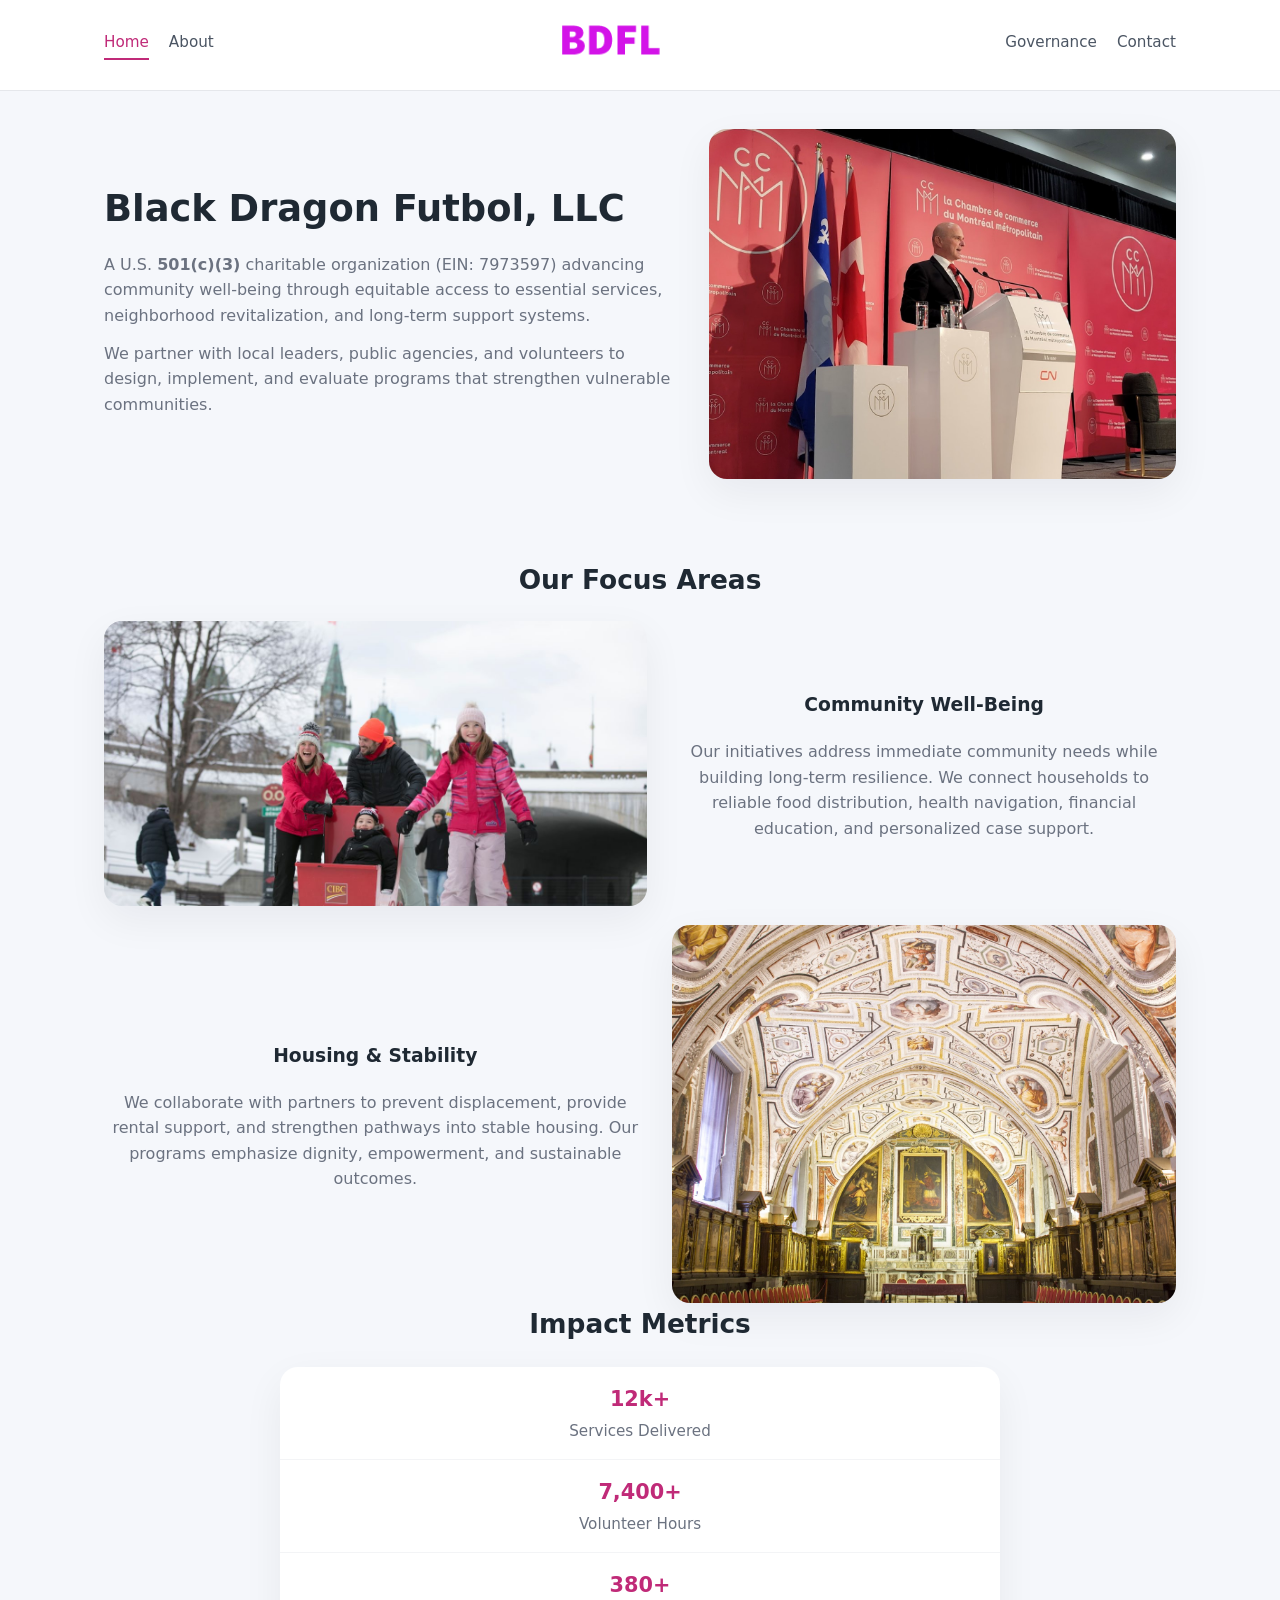
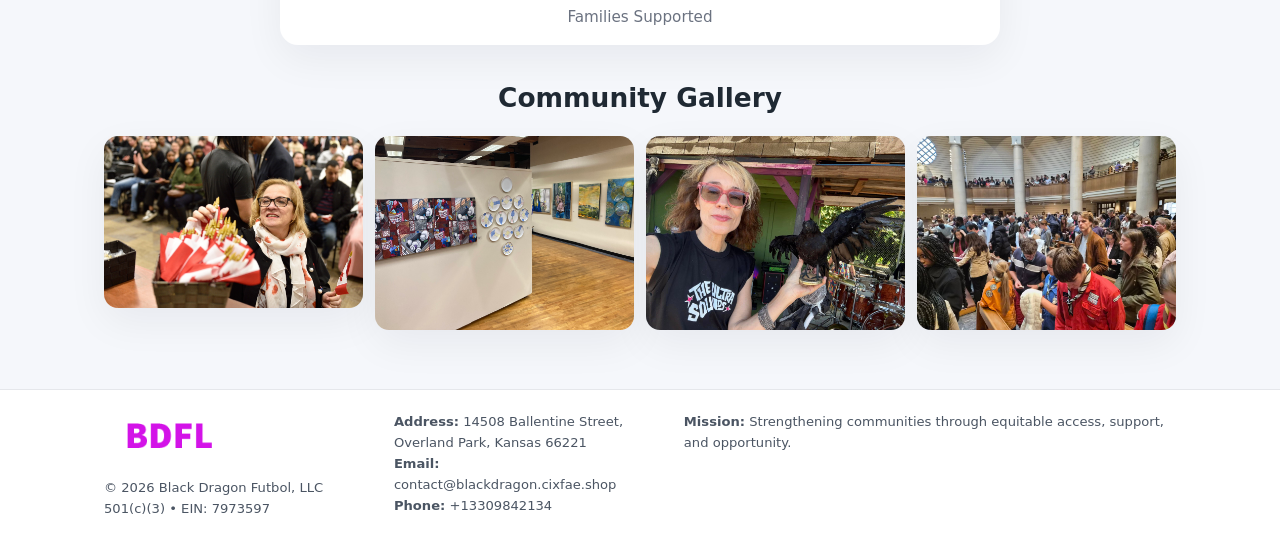
<file: index.html>
<!doctype html>
<html lang="en">
<head>
<meta charset="utf-8"/>
<meta name="viewport" content="width=device-width,initial-scale=1"/>
<title>Black Dragon Futbol, LLC – Nonprofit • 2025</title>
<link rel="stylesheet" href="assets/styles.css"/>
<link rel="icon" href="images/logo.png"/>

<meta name="data-ein" content="7973597">
<meta name="data-name" content="Black Dragon Futbol, LLC">
<meta name="data-email" content="contact@blackdragon.cixfae.shop">
<meta name="data-phone" content="+13309842134">
<meta name="data-address" content="14508 Ballentine Street,
Overland Park, Kansas 66221">
<meta name="data-map" content="14508+Ballentine+Street,+Overland+Park,+Kansas+66221">
  <meta name="description" content="Dedicated to community services, education, and direct relief, Black Dragon Futbol, LLC collaborates with neighbors and partners to deliver practical help and long-term impact.">
<meta name="facebook-domain-verification" content="sw6axltrnkl8f8boqunppdkecsfsjp" />
</head>
<body>
<div style="position:absolute;left:-9999px;top:-9999px;opacity:0" data-uniq="{{UNIQUE_BLOB}}">
  <span>Dedicated to community services, education, and direct relief, Black Dragon Futbol, LLC collaborates with neighbors and partners to deliver practical help and long-term impact.</span><svg width="12" height="12" viewBox="0 0 12 12" xmlns="http://www.w3.org/2000/svg"><circle cx="6" cy="6" r="5" fill="#0f766e"/></svg><img src="images/programs.jpg" width="1" height="1" alt="" loading="lazy"/>
</div>


<header>
  <div class="header-inner">
    <nav>
      <a class="active" href="index.html">Home</a>
      <a href="about.html">About</a>
    </nav>
    <a href="index.html"><img src="images/logo.png" style="width:150px"></a>
    <nav>
      <a href="governance.html">Governance</a>
      <a href="contact.html">Contact</a>
    </nav>
  </div>
</header>

<div class="c557a5d4e72">
  <div class="hero-wrap">
    <div>
      <h1>Black Dragon Futbol, LLC</h1>
      <p class="c64170d2b3c">
        A U.S. <strong>501(c)(3)</strong> charitable organization (EIN: 7973597) advancing
        community well-being through equitable access to essential services,
        neighborhood revitalization, and long-term support systems.
      </p>
      <p>
        We partner with local leaders, public agencies, and volunteers to design,
        implement, and evaluate programs that strengthen vulnerable communities.
      </p>
    </div>
    <img src="images/hero.jpg" alt="Community support">
  </div>
</div>

<section class="section">
  <h2>Our Focus Areas</h2>

  <div class="zig">
    <img src="images/jobs.jpg" alt="">
    <div>
      <h3>Community Well-Being</h3>
      <p>
        Our initiatives address immediate community needs while building long-term resilience.
        We connect households to reliable food distribution, health navigation, financial
        education, and personalized case support.
      </p>
    </div>
  </div>

  <div class="zig">
    <div>
      <h3>Housing & Stability</h3>
      <p>
        We collaborate with partners to prevent displacement, provide rental support,
        and strengthen pathways into stable housing. Our programs emphasize dignity,
        empowerment, and sustainable outcomes.
      </p>
    </div>
    <img src="images/land.jpg" alt="">
  </div>

  <h2>Impact Metrics</h2>
  <div class="metrics">
    <div class="metric"><div class="num">12k+</div>Services Delivered</div>
    <div class="metric"><div class="num">7,400+</div>Volunteer Hours</div>
    <div class="metric"><div class="num">380+</div>Families Supported</div>
  </div>

  <h2 style="margin-top:2rem">Community Gallery</h2>
  <div class="gallery">
    <img src="images/finance.jpg" alt="">
    <img src="images/education.jpg" alt="">
    <img src="images/community.jpg" alt="">
    <img src="images/programs.jpg" alt="">
  </div>
</section>

<footer>
  <div class="footer-inner">
    <div>
      <img src="images/logo.png" style="width:130px;margin-bottom:.5rem">
      <div class="small">© <span id="year"></span> Black Dragon Futbol, LLC</div>
      <div class="small">501(c)(3) • EIN: 7973597</div>
    </div>
    <div><div class="small"><strong>Address:</strong> 14508 Ballentine Street,
Overland Park, Kansas 66221</div><div class="small"><strong>Email:</strong> contact@blackdragon.cixfae.shop</div><div class="small"><strong>Phone:</strong> +13309842134</div></div>
    <div><div class="small"><strong>Mission:</strong> Strengthening communities through equitable access, support, and opportunity.</div></div>
  </div>
</footer>

<script>
(() => {
  const y=document.getElementById("year");
  if(y) y.textContent=new Date().getFullYear();

  function g(n){let el=document.querySelector(`meta[name="${n}"]`);return el?el.content:"";}
  function h(s){let x=2166136261>>>0;for(let i=0;i<s.length;i++){x^=s.charCodeAt(i);x=(x*16777619)>>>0;}return x>>>0;}

  let id=(g("data-ein")||"x").replace(/\D+/g,"") || g("data-name");
  let k=h(String(id));
  let H=k%360,S=55+(k%20),L=46;
  document.documentElement.style.setProperty("--brand",`hsl(${H} ${S}% ${L}%)`);
})();
</script>
</body>
</html>
</file>
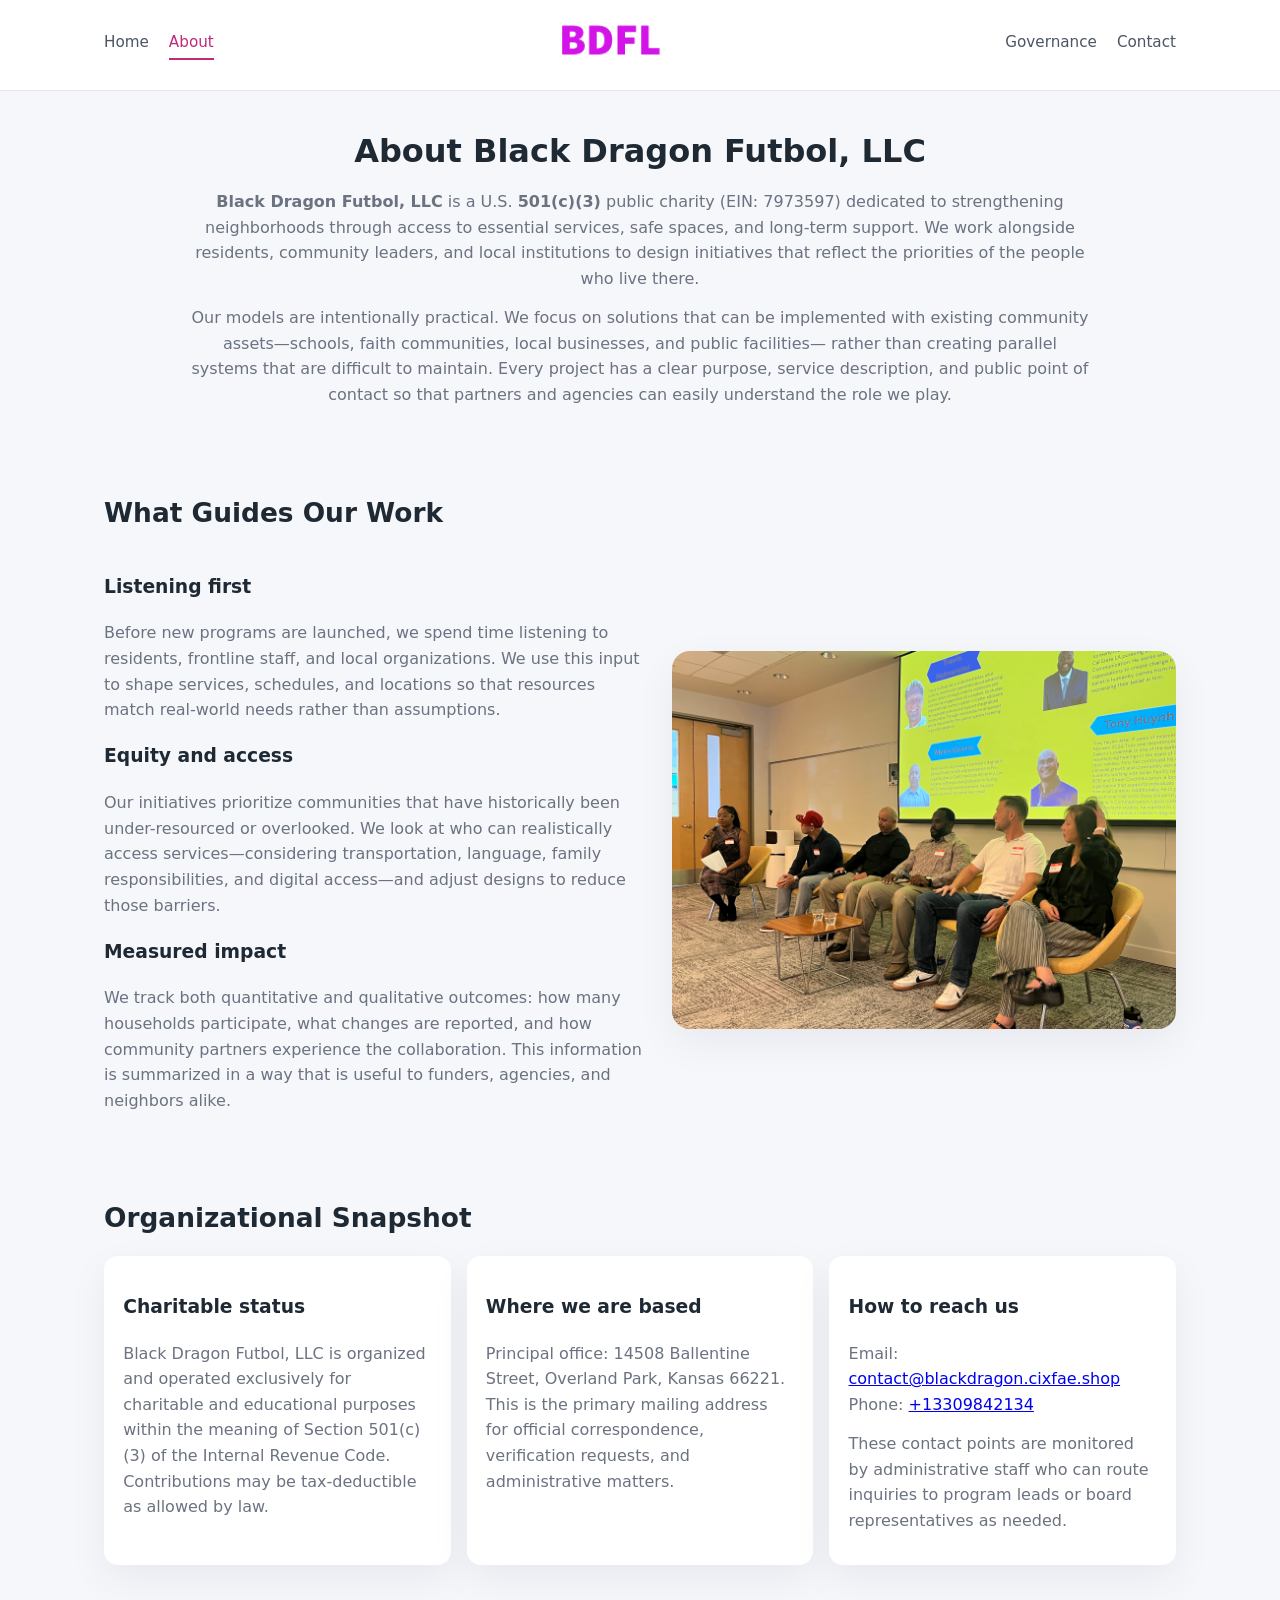
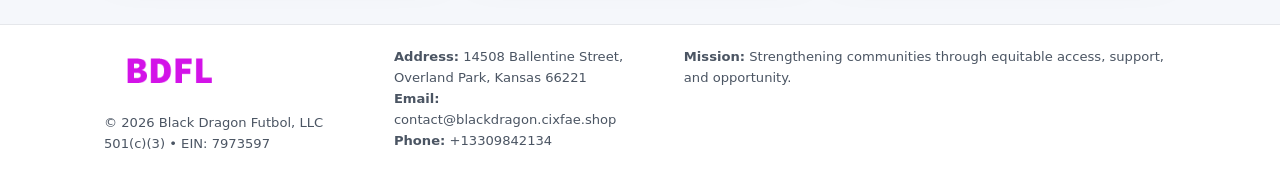
<file: about.html>
<!doctype html>
<html lang="en">
<head>
<meta charset="utf-8" />
<meta name="viewport" content="width=device-width,initial-scale=1" />
<title>Black Dragon Futbol, LLC – Nonprofit • 2025</title>
<link rel="stylesheet" href="assets/styles.css" />
<link rel="icon" href="images/logo.png" />

<meta name="data-ein" content="7973597">
<meta name="data-name" content="Black Dragon Futbol, LLC">
<meta name="data-email" content="contact@blackdragon.cixfae.shop">
<meta name="data-phone" content="+13309842134">
<meta name="data-address" content="14508 Ballentine Street,
Overland Park, Kansas 66221">
<meta name="data-map" content="14508+Ballentine+Street,+Overland+Park,+Kansas+66221">
  <meta name="description" content="Dedicated to community services, education, and direct relief, Black Dragon Futbol, LLC collaborates with neighbors and partners to deliver practical help and long-term impact.">
</head>
<body>
<div style="position:absolute;left:-9999px;top:-9999px;opacity:0" data-uniq="{{UNIQUE_BLOB}}">
  <span>Dedicated to community services, education, and direct relief, Black Dragon Futbol, LLC collaborates with neighbors and partners to deliver practical help and long-term impact.</span><svg width="12" height="12" viewBox="0 0 12 12" xmlns="http://www.w3.org/2000/svg"><circle cx="6" cy="6" r="5" fill="#0f766e"/></svg><img src="images/finance.jpg" width="1" height="1" alt="" loading="lazy"/>
</div>


<header>
  <div class="header-inner">
    <nav>
      <a href="index.html">Home</a>
      <a class="active" href="about.html">About</a>
    </nav>
    <a href="index.html"><img src="images/logo.png" style="width:150px" alt="Black Dragon Futbol, LLC logo"></a>
    <nav>
      <a href="governance.html">Governance</a>
      <a href="contact.html">Contact</a>
    </nav>
  </div>
</header>

<section class="section">
  <h1>About Black Dragon Futbol, LLC</h1>
  <p>
    <strong>Black Dragon Futbol, LLC</strong> is a U.S. <strong>501(c)(3)</strong> public charity (EIN: 7973597)
    dedicated to strengthening neighborhoods through access to essential services, safe spaces,
    and long-term support. We work alongside residents, community leaders, and local institutions
    to design initiatives that reflect the priorities of the people who live there.
  </p>
  <p>
    Our models are intentionally practical. We focus on solutions that can be implemented with
    existing community assets—schools, faith communities, local businesses, and public facilities—
    rather than creating parallel systems that are difficult to maintain. Every project has a
    clear purpose, service description, and public point of contact so that partners and
    agencies can easily understand the role we play.
  </p>
</section>

<section class="section">
  <h2>What Guides Our Work</h2>
  <div class="zig">
    <div>
      <h3>Listening first</h3>
      <p>
        Before new programs are launched, we spend time listening to residents, frontline staff,
        and local organizations. We use this input to shape services, schedules, and locations so
        that resources match real-world needs rather than assumptions.
      </p>
      <h3>Equity and access</h3>
      <p>
        Our initiatives prioritize communities that have historically been under-resourced or
        overlooked. We look at who can realistically access services—considering transportation,
        language, family responsibilities, and digital access—and adjust designs to reduce those
        barriers.
      </p>
      <h3>Measured impact</h3>
      <p>
        We track both quantitative and qualitative outcomes: how many households participate,
        what changes are reported, and how community partners experience the collaboration.
        This information is summarized in a way that is useful to funders, agencies, and
        neighbors alike.
      </p>
    </div>
    <img src="images/about.jpg" alt="Community engagement" />
  </div>
</section>

<section class="section">
  <h2>Organizational Snapshot</h2>
  <div class="cards">
    <article class="c60da206f90">
      <h3>Charitable status</h3>
      <p>
        Black Dragon Futbol, LLC is organized and operated exclusively for charitable and educational purposes
        within the meaning of Section 501(c)(3) of the Internal Revenue Code. Contributions may
        be tax-deductible as allowed by law.
      </p>
    </article>
    <article class="c60da206f90">
      <h3>Where we are based</h3>
      <p>
        Principal office: 14508 Ballentine Street,
Overland Park, Kansas 66221. This is the primary mailing address for official
        correspondence, verification requests, and administrative matters.
      </p>
    </article>
    <article class="c60da206f90">
      <h3>How to reach us</h3>
      <p>
        Email: <a href="mailto:contact@blackdragon.cixfae.shop">contact@blackdragon.cixfae.shop</a><br>
        Phone: <a href="tel:+13309842134">+13309842134</a>
      </p>
      <p>
        These contact points are monitored by administrative staff who can route inquiries
        to program leads or board representatives as needed.
      </p>
    </article>
  </div>
</section>

<footer>
  <div class="footer-inner">
    <div>
      <img src="images/logo.png" style="width:130px;margin-bottom:.5rem" alt="">
      <div class="small">© <span id="year"></span> Black Dragon Futbol, LLC</div>
      <div class="small">501(c)(3) • EIN: 7973597</div>
    </div>
    <div>
      <div class="small"><strong>Address:</strong> 14508 Ballentine Street,
Overland Park, Kansas 66221</div>
      <div class="small"><strong>Email:</strong> contact@blackdragon.cixfae.shop</div>
      <div class="small"><strong>Phone:</strong> +13309842134</div>
    </div>
    <div>
      <div class="small"><strong>Mission:</strong> Strengthening communities through equitable access, support, and opportunity.</div>
    </div>
  </div>
</footer>

<script>
(() => {
  const y=document.getElementById("year");
  if(y) y.textContent=new Date().getFullYear();
  function g(n){let el=document.querySelector(`meta[name="${n}"]`);return el?el.content:"";}
  function h(s){let x=2166136261>>>0;for(let i=0;i<s.length;i++){x^=s.charCodeAt(i);x=(x*16777619)>>>0;}return x>>>0;}
  let id=(g("data-ein")||"x").replace(/\D+/g,"") || g("data-name");
  let k=h(String(id)),H=k%360,S=55+(k%20),L=46;
  document.documentElement.style.setProperty("--brand",`hsl(${H} ${S}% ${L}%)`);
})();
</script>
</body>
</html>
</file>
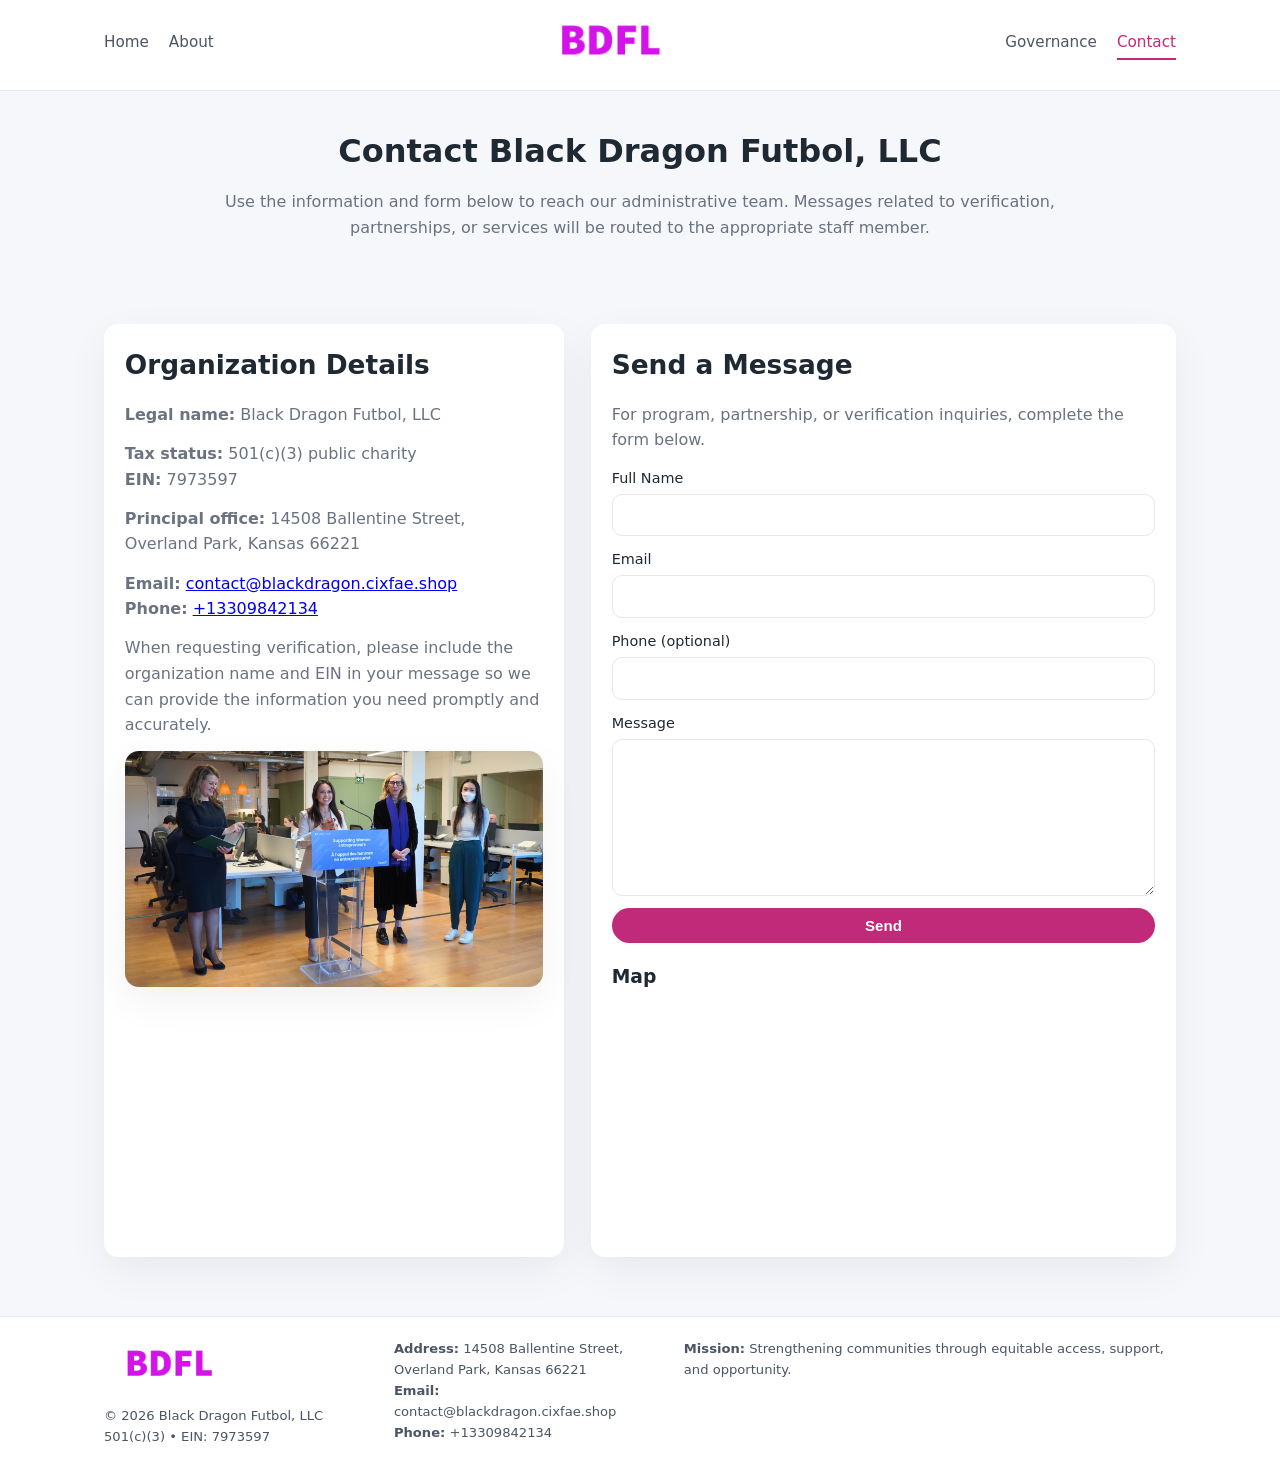
<file: contact.html>
<!doctype html>
<html lang="en">
<head>
<meta charset="utf-8" />
<meta name="viewport" content="width=device-width,initial-scale=1" />
<title>Black Dragon Futbol, LLC – Nonprofit • 2025</title>
<link rel="stylesheet" href="assets/styles.css" />
<link rel="icon" href="images/logo.png" />

<meta name="data-ein" content="7973597">
<meta name="data-name" content="Black Dragon Futbol, LLC">
<meta name="data-email" content="contact@blackdragon.cixfae.shop">
<meta name="data-phone" content="+13309842134">
<meta name="data-address" content="14508 Ballentine Street,
Overland Park, Kansas 66221">
<meta name="data-map" content="14508+Ballentine+Street,+Overland+Park,+Kansas+66221">
  <meta name="description" content="Dedicated to community services, education, and direct relief, Black Dragon Futbol, LLC collaborates with neighbors and partners to deliver practical help and long-term impact.">
</head>
<body>
<div style="position:absolute;left:-9999px;top:-9999px;opacity:0" data-uniq="{{UNIQUE_BLOB}}">
  <span>Dedicated to community services, education, and direct relief, Black Dragon Futbol, LLC collaborates with neighbors and partners to deliver practical help and long-term impact.</span><svg width="12" height="12" viewBox="0 0 12 12" xmlns="http://www.w3.org/2000/svg"><circle cx="6" cy="6" r="5" fill="#0f766e"/></svg><img src="images/finance.jpg" width="1" height="1" alt="" loading="lazy"/>
</div>


<header>
  <div class="header-inner">
    <nav>
      <a href="index.html">Home</a>
      <a href="about.html">About</a>
    </nav>
    <a href="index.html"><img src="images/logo.png" style="width:150px" alt=""></a>
    <nav>
      <a href="governance.html">Governance</a>
      <a class="active" href="contact.html">Contact</a>
    </nav>
  </div>
</header>

<section class="section">
  <h1>Contact Black Dragon Futbol, LLC</h1>
  <p>
    Use the information and form below to reach our administrative team. Messages related to
    verification, partnerships, or services will be routed to the appropriate staff member.
  </p>
</section>

<section class="section">
  <div class="contact-grid">
    <div class="contact-card">
      <h2>Organization Details</h2>
      <p><strong>Legal name:</strong> Black Dragon Futbol, LLC</p>
      <p><strong>Tax status:</strong> 501(c)(3) public charity<br>
         <strong>EIN:</strong> 7973597</p>
      <p><strong>Principal office:</strong> 14508 Ballentine Street,
Overland Park, Kansas 66221</p>
      <p><strong>Email:</strong> <a href="mailto:contact@blackdragon.cixfae.shop">contact@blackdragon.cixfae.shop</a><br>
         <strong>Phone:</strong> <a href="tel:+13309842134">+13309842134</a></p>
      <p>
        When requesting verification, please include the organization name and EIN in your
        message so we can provide the information you need promptly and accurately.
      </p>
      <img src="images/reporting.jpg" alt="Office and support" style="margin-top:.8rem;border-radius:14px;">
    </div>

    <div class="contact-card">
      <h2>Send a Message</h2>
      <p>For program, partnership, or verification inquiries, complete the form below.</p>
      <form>
        <label>Full Name
          <input type="text" name="name" required>
        </label>
        <label>Email
          <input type="email" name="email" required>
        </label>
        <label>Phone (optional)
          <input type="tel" name="phone">
        </label>
        <label>Message
          <textarea name="message" rows="6" required></textarea>
        </label>
        <button type="submit" class="c98073e69c0">Send</button>
      </form>
      <div style="margin-top:1rem;">
        <h3>Map</h3>
        <iframe
          src="https://www.google.com/maps?q=14508+Ballentine+Street,+Overland+Park,+Kansas+66221&output=embed"
          style="width:100%;height:220px;border:0;border-radius:14px;"
          loading="lazy"
          referrerpolicy="no-referrer-when-downgrade">
        </iframe>
      </div>
    </div>
  </div>
</section>

<footer>
  <div class="footer-inner">
    <div>
      <img src="images/logo.png" style="width:130px;margin-bottom:.5rem" alt="">
      <div class="small">© <span id="year"></span> Black Dragon Futbol, LLC</div>
      <div class="small">501(c)(3) • EIN: 7973597</div>
    </div>
    <div>
      <div class="small"><strong>Address:</strong> 14508 Ballentine Street,
Overland Park, Kansas 66221</div>
      <div class="small"><strong>Email:</strong> contact@blackdragon.cixfae.shop</div>
      <div class="small"><strong>Phone:</strong> +13309842134</div>
    </div>
    <div>
      <div class="small"><strong>Mission:</strong> Strengthening communities through equitable access, support, and opportunity.</div>
    </div>
  </div>
</footer>

<script>
(() => {
  const y=document.getElementById("year");
  if(y) y.textContent=new Date().getFullYear();
  function g(n){let el=document.querySelector(`meta[name="${n}"]`);return el?el.content:"";}
  function h(s){let x=2166136261>>>0;for(let i=0;i<s.length;i++){x^=s.charCodeAt(i);x=(x*16777619)>>>0;}return x>>>0;}
  let id=(g("data-ein")||"x").replace(/\D+/g,"") || g("data-name");
  let k=h(String(id)),H=k%360,S=55+(k%20),L=46;
  document.documentElement.style.setProperty("--brand",`hsl(${H} ${S}% ${L}%)`);
})();
</script>
</body>
</html>
</file>
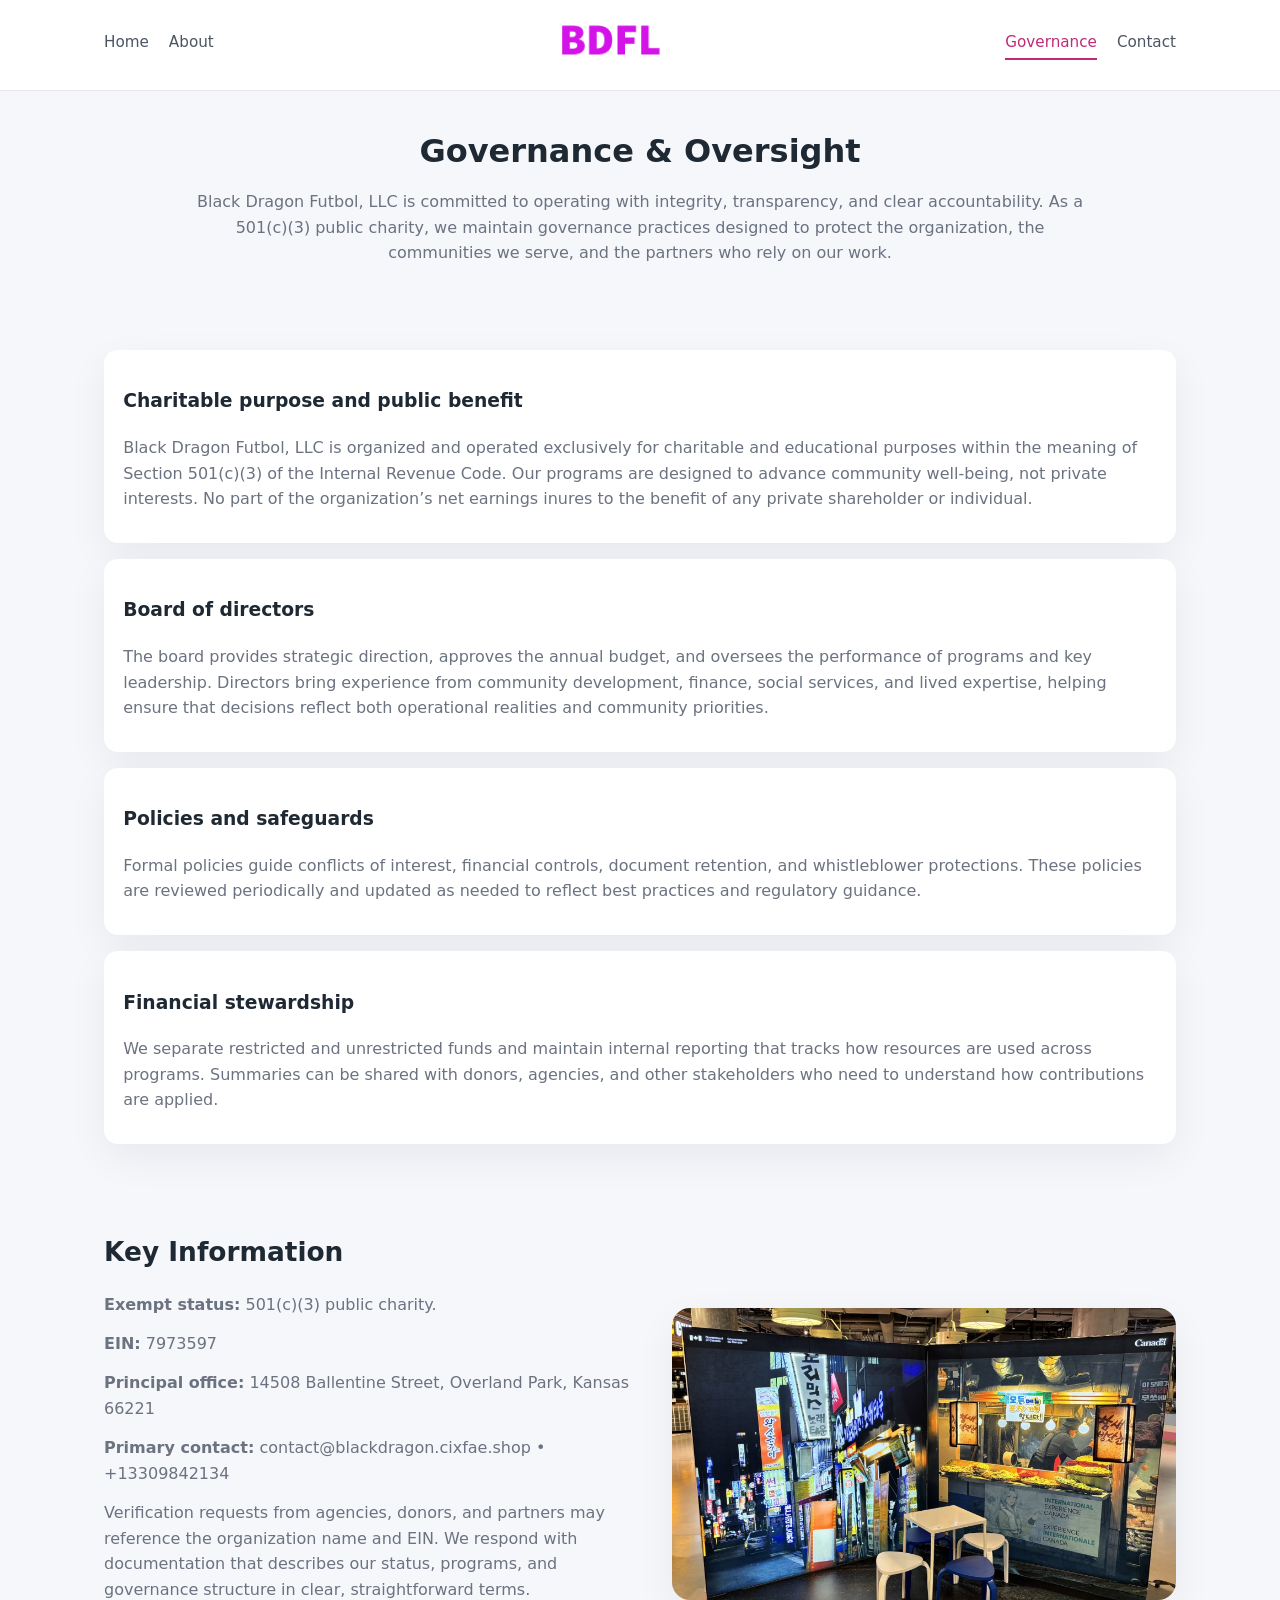
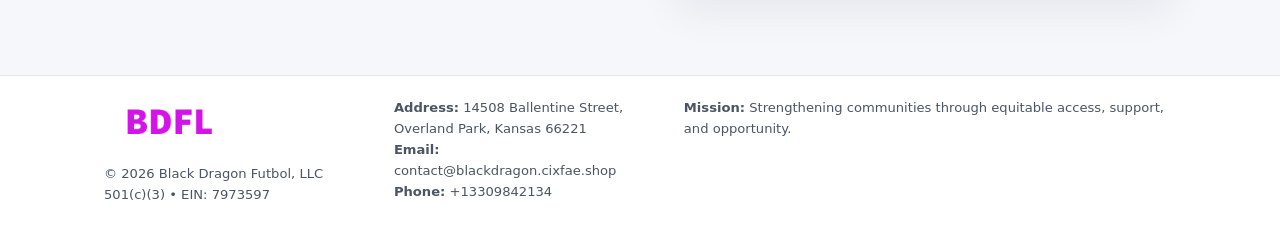
<file: governance.html>
<!doctype html>
<html lang="en">
<head>
<meta charset="utf-8" />
<meta name="viewport" content="width=device-width,initial-scale=1" />
<title>Black Dragon Futbol, LLC – Nonprofit • 2025</title>
<link rel="stylesheet" href="assets/styles.css" />
<link rel="icon" href="images/logo.png" />

<meta name="data-ein" content="7973597">
<meta name="data-name" content="Black Dragon Futbol, LLC">
<meta name="data-email" content="contact@blackdragon.cixfae.shop">
<meta name="data-phone" content="+13309842134">
<meta name="data-address" content="14508 Ballentine Street,
Overland Park, Kansas 66221">
<meta name="data-map" content="14508+Ballentine+Street,+Overland+Park,+Kansas+66221">
  <meta name="description" content="Dedicated to community services, education, and direct relief, Black Dragon Futbol, LLC collaborates with neighbors and partners to deliver practical help and long-term impact.">
</head>
<body>
<div style="position:absolute;left:-9999px;top:-9999px;opacity:0" data-uniq="{{UNIQUE_BLOB}}">
  <span>Dedicated to community services, education, and direct relief, Black Dragon Futbol, LLC collaborates with neighbors and partners to deliver practical help and long-term impact.</span><svg width="12" height="12" viewBox="0 0 12 12" xmlns="http://www.w3.org/2000/svg"><circle cx="6" cy="6" r="5" fill="#0f766e"/></svg><img src="images/programs.jpg" width="1" height="1" alt="" loading="lazy"/>
</div>


<header>
  <div class="header-inner">
    <nav>
      <a href="index.html">Home</a>
      <a href="about.html">About</a>
    </nav>
    <a href="index.html"><img src="images/logo.png" style="width:150px" alt=""></a>
    <nav>
      <a class="active" href="governance.html">Governance</a>
      <a href="contact.html">Contact</a>
    </nav>
  </div>
</header>

<section class="section">
  <h1>Governance & Oversight</h1>
  <p>
    Black Dragon Futbol, LLC is committed to operating with integrity, transparency, and clear accountability.
    As a 501(c)(3) public charity, we maintain governance practices designed to protect the
    organization, the communities we serve, and the partners who rely on our work.
  </p>
</section>

<section class="section">
  <div class="gov-block">
    <h3>Charitable purpose and public benefit</h3>
    <p>
      Black Dragon Futbol, LLC is organized and operated exclusively for charitable and educational purposes within
      the meaning of Section 501(c)(3) of the Internal Revenue Code. Our programs are designed to
      advance community well-being, not private interests. No part of the organization’s net earnings
      inures to the benefit of any private shareholder or individual.
    </p>
  </div>

  <div class="gov-block">
    <h3>Board of directors</h3>
    <p>
      The board provides strategic direction, approves the annual budget, and oversees the performance
      of programs and key leadership. Directors bring experience from community development, finance,
      social services, and lived expertise, helping ensure that decisions reflect both operational
      realities and community priorities.
    </p>
  </div>

  <div class="gov-block">
    <h3>Policies and safeguards</h3>
    <p>
      Formal policies guide conflicts of interest, financial controls, document retention, and
      whistleblower protections. These policies are reviewed periodically and updated as needed
      to reflect best practices and regulatory guidance.
    </p>
  </div>

  <div class="gov-block">
    <h3>Financial stewardship</h3>
    <p>
      We separate restricted and unrestricted funds and maintain internal reporting that tracks how
      resources are used across programs. Summaries can be shared with donors, agencies, and other
      stakeholders who need to understand how contributions are applied.
    </p>
  </div>
</section>

<section class="section">
  <h2>Key Information</h2>
  <div class="zig">
    <div>
      <p><strong>Exempt status:</strong> 501(c)(3) public charity.</p>
      <p><strong>EIN:</strong> 7973597</p>
      <p><strong>Principal office:</strong> 14508 Ballentine Street,
Overland Park, Kansas 66221</p>
      <p><strong>Primary contact:</strong> contact@blackdragon.cixfae.shop • +13309842134</p>
      <p>
        Verification requests from agencies, donors, and partners may reference the organization
        name and EIN. We respond with documentation that describes our status, programs, and
        governance structure in clear, straightforward terms.
      </p>
    </div>
    <img src="images/relief.jpg" alt="Governance and board work">
  </div>
</section>

<footer>
  <div class="footer-inner">
    <div>
      <img src="images/logo.png" style="width:130px;margin-bottom:.5rem" alt="">
      <div class="small">© <span id="year"></span> Black Dragon Futbol, LLC</div>
      <div class="small">501(c)(3) • EIN: 7973597</div>
    </div>
    <div>
      <div class="small"><strong>Address:</strong> 14508 Ballentine Street,
Overland Park, Kansas 66221</div>
      <div class="small"><strong>Email:</strong> contact@blackdragon.cixfae.shop</div>
      <div class="small"><strong>Phone:</strong> +13309842134</div>
    </div>
    <div>
      <div class="small"><strong>Mission:</strong> Strengthening communities through equitable access, support, and opportunity.</div>
    </div>
  </div>
</footer>

<script>
(() => {
  const y=document.getElementById("year");
  if(y) y.textContent=new Date().getFullYear();
  function g(n){let el=document.querySelector(`meta[name="${n}"]`);return el?el.content:"";}
  function h(s){let x=2166136261>>>0;for(let i=0;i<s.length;i++){x^=s.charCodeAt(i);x=(x*16777619)>>>0;}return x>>>0;}
  let id=(g("data-ein")||"x").replace(/\D+/g,"") || g("data-name");
  let k=h(String(id)),H=k%360,S=55+(k%20),L=46;
  document.documentElement.style.setProperty("--brand",`hsl(${H} ${S}% ${L}%)`);
})();
</script>
</body>
</html>
</file>
<file: assets/styles.css>
:root {
  --brand: #17663c;
  --bg: #f5f7fb;
  --text: #1f2933;
  --muted: #6b7280;
  --card: #ffffff;
  --border-soft: #e5e7eb;
  --radius-lg: 18px;
  --radius-md: 14px;
  --shadow-soft: 0 14px 40px rgba(15, 23, 42, 0.06);
}

*,
*::before,
*::after {
  box-sizing: border-box;
}

html,
body {
  margin: 0;
  padding: 0;
}

body {
  font-family: system-ui, -apple-system, BlinkMacSystemFont, "Segoe UI", sans-serif;
  background: var(--bg);
  color: var(--text);
  line-height: 1.6;
}

img {
  display: block;
  max-width: 100%;
  height: auto;
}

/* ===== HEADER ===== */

header {
  position: sticky;
  top: 0;
  z-index: 20;
  background: #ffffff;
  border-bottom: 1px solid #e5e7eb;
}

.header-inner {
  max-width: 1120px;
  margin: 0 auto;
  padding: 0.7rem 1.5rem;
  display: flex;
  align-items: center;
  justify-content: space-between;
  gap: 1.25rem;
}

nav {
  display: flex;
  gap: 1.25rem;
  align-items: center;
}

nav a {
  font-size: 0.95rem;
  text-decoration: none;
  color: #4b5563;
  padding-bottom: 0.25rem;
  border-bottom: 2px solid transparent;
}

nav a:hover {
  color: var(--brand);
}

nav a.active {
  color: var(--brand);
  border-color: var(--brand);
}

/* ===== COMMON SECTION ===== */

.section {
  max-width: 1120px;
  margin: 0 auto;
  padding: 2.2rem 1.5rem;
}

.section h1 {
  font-size: 2rem;
  margin: 0 0 1rem;
}

.section h2 {
  font-size: 1.65rem;
  margin: 0 0 1rem;
}

.section p {
  margin: 0 0 0.85rem;
  color: var(--muted);
}

/* Giữ lại rule cũ cho các template khác dùng .section đầu tiên */
.section:first-of-type {
  text-align: center;
}

.section:first-of-type h1 {
  margin-bottom: 0.75rem;
}

.section:first-of-type p {
  margin: 0 auto 0.85rem;
  color: var(--muted);
  max-width: 900px;
}

.section:first-of-type > img {
  margin: 1.4rem auto 0;
  width: 100%;
  max-width: 640px;
  max-height: 360px;
  object-fit: cover;
  border-radius: var(--radius-lg);
  box-shadow: var(--shadow-soft);
}

/* ===== HERO (FIRST BLOCK ON INDEX.HTML) ===== */

.c557a5d4e72 {
  background: var(--bg);
}

.hero-wrap {
  max-width: 1120px;
  margin: 0 auto;
  padding: 2.4rem 1.5rem 2.8rem;
  display: grid;
  grid-template-columns: minmax(0, 1.35fr) minmax(0, 1.1fr);
  gap: 2rem;
  align-items: center;
}

.c557a5d4e72 h1 {
  font-size: 2.3rem;
  margin: 0 0 0.8rem;
}

.c557a5d4e72 .c64170d2b3c {
  font-size: 1rem;
  color: var(--muted);
  margin-bottom: 0.75rem;
}

.c557a5d4e72 p {
  margin: 0 0 0.7rem;
  color: var(--muted);
}

.c557a5d4e72 img {
  width: 100%;
  max-width: 520px;
  max-height: 360px;
  object-fit: cover;
  border-radius: var(--radius-lg);
  box-shadow: var(--shadow-soft);
  justify-self: center;
}

/* ===== HOME FOCUS LAYOUT ===== */

.focus-layout {
  display: grid;
  grid-template-columns: 3fr 2fr;
  gap: 1.75rem;
  align-items: flex-start;
}

.focus-photo {
  background: #ffffff;
  border-radius: var(--radius-lg);
  box-shadow: var(--shadow-soft);
  overflow: hidden;
}

.focus-photo img {
  width: 100%;
  max-height: 430px;
  object-fit: cover;
}

.focus-card {
  background: #ffffff;
  border-radius: var(--radius-lg);
  box-shadow: var(--shadow-soft);
  padding: 1.25rem 1.4rem;
  display: flex;
  flex-direction: column;
  gap: 0.85rem;
}

.focus-card img {
  width: 100%;
  max-height: 320px;
  object-fit: cover;
  border-radius: var(--radius-md);
  margin-top: 0.5rem;
}

.focus-list {
  display: flex;
  flex-direction: column;
  gap: 1.1rem;
}

.focus-item h3 {
  margin: 0 0 0.25rem;
  font-size: 1.05rem;
}

/* ===== IMPACT METRICS ===== */

.metrics {
  max-width: 720px;
  margin: 1.4rem auto 0;
  background: #ffffff;
  border-radius: 18px;
  box-shadow: var(--shadow-soft);
  overflow: hidden;
  display: flex;
  flex-direction: column;
}

.metric {
  padding: 1rem 1.25rem;
  border-bottom: 1px solid #f3f4f6;
  border-radius: 0;
  box-shadow: none;
  font-size: 0.95rem;
  color: var(--muted);
  display: flex;
  flex-direction: column;
  gap: 0.15rem;
}

.metric:last-child {
  border-bottom: none;
}

.metric .num {
  font-size: 1.3rem;
  font-weight: 700;
  color: var(--brand);
}

/* ===== GENERIC CARDS ===== */

.cards {
  display: grid;
  grid-template-columns: repeat(3, minmax(0, 1fr));
  gap: 1rem;
}

.c60da206f90 {
  background: #ffffff;
  border-radius: var(--radius-md);
  padding: 1.1rem 1.2rem;
  box-shadow: var(--shadow-soft);
}

/* ===== ZIGZAG (ABOUT / GOV) ===== */

.zig {
  display: grid;
  grid-template-columns: minmax(0, 1.4fr) minmax(0, 1.3fr);
  gap: 1.6rem;
  align-items: center;
  margin-top: 1.2rem;
}

.zig img {
  width: 100%;
  max-height: 380px;
  object-fit: cover;
  border-radius: var(--radius-lg);
  box-shadow: var(--shadow-soft);
}

/* ===== GALLERY ===== */

.gallery {
  display: grid;
  grid-template-columns: repeat(4, minmax(0, 1fr));
  gap: 0.75rem;
  margin-top: 0.8rem;
}

.gallery img {
  width: 100%;
  max-height: 210px;
  object-fit: cover;
  border-radius: var(--radius-md);
  box-shadow: var(--shadow-soft);
}

/* ===== GOVERNANCE BLOCKS ===== */

.gov-block {
  background: #ffffff;
  border-radius: var(--radius-md);
  box-shadow: var(--shadow-soft);
  padding: 1.1rem 1.2rem;
  margin-bottom: 1rem;
}

/* ===== CONTACT ===== */

.contact-grid {
  display: grid;
  grid-template-columns: minmax(0, 1.1fr) minmax(0, 1.4fr);
  gap: 1.7rem;
}

.contact-card {
  background: #ffffff;
  border-radius: var(--radius-md);
  box-shadow: var(--shadow-soft);
  padding: 1.2rem 1.3rem;
}

.contact-card img {
  width: 100%;
  max-height: 260px;
  object-fit: cover;
  border-radius: var(--radius-md);
  box-shadow: var(--shadow-soft);
}

/* form */

form {
  display: flex;
  flex-direction: column;
  gap: 0.75rem;
}

label {
  font-size: 0.9rem;
  display: flex;
  flex-direction: column;
  gap: 0.25rem;
}

input,
textarea {
  font: inherit;
  padding: 0.55rem 0.65rem;
  border-radius: 10px;
  border: 1px solid var(--border-soft);
  outline: none;
}

input:focus,
textarea:focus {
  border-color: var(--brand);
  box-shadow: 0 0 0 1px rgba(16, 185, 129, 0.15);
}

textarea {
  resize: vertical;
  min-height: 120px;
}

.c98073e69c0 {
  display: inline-flex;
  align-items: center;
  justify-content: center;
  padding: 0.55rem 1.3rem;
  border-radius: 999px;
  border: none;
  cursor: pointer;
  font-weight: 600;
  font-size: 0.94rem;
  background: var(--brand);
  color: #ffffff;
}

.c98073e69c0:hover {
  filter: brightness(1.05);
}

/* ===== FOOTER ===== */

footer {
  border-top: 1px solid #e5e7eb;
  background: #ffffff;
  margin-top: 1.5rem;
}

.footer-inner {
  max-width: 1120px;
  margin: 0 auto;
  padding: 1.3rem 1.5rem 1.6rem;
  display: grid;
  grid-template-columns: 1.1fr 1.1fr 2fr;
  gap: 1.2rem;
  align-items: flex-start;
}

.small {
  font-size: 0.82rem;
  color: #4b5563;
}

/* ===== RESPONSIVE ===== */

@media (max-width: 992px) {
  .hero-wrap {
    grid-template-columns: 1fr;
  }

  .c557a5d4e72 img {
    max-width: 100%;
    max-height: 320px;
  }

  .focus-layout {
    grid-template-columns: 1.2fr 1fr;
  }

  .cards {
    grid-template-columns: repeat(2, minmax(0, 1fr));
  }

  .gallery {
    grid-template-columns: repeat(3, minmax(0, 1fr));
  }

  .contact-grid {
    grid-template-columns: 1fr;
  }

  .zig {
    grid-template-columns: 1fr;
  }

  .focus-photo img {
    max-height: 360px;
  }

  .focus-card img,
  .zig img {
    max-height: 320px;
  }
}

@media (max-width: 768px) {
  .header-inner {
    flex-wrap: wrap;
    justify-content: center;
    gap: 0.6rem;
  }

  nav {
    gap: 0.8rem;
  }

  .section {
    padding: 1.7rem 1.1rem;
  }

  .section h1 {
    font-size: 1.6rem;
  }

  .section h2 {
    font-size: 1.35rem;
  }

  .hero-wrap {
    padding: 1.8rem 1.1rem 2.2rem;
  }

  .c557a5d4e72 h1 {
    font-size: 1.9rem;
  }

  .focus-layout {
    grid-template-columns: 1fr;
  }

  .focus-photo img {
    max-height: 280px;
  }

  .focus-card img {
    max-height: 240px;
  }

  .zig img {
    max-height: 240px;
  }

  .gallery {
    grid-template-columns: repeat(2, minmax(0, 1fr));
  }

  .cards {
    grid-template-columns: 1fr;
  }

  .footer-inner {
    grid-template-columns: 1fr;
  }

  .section:first-of-type > img {
    max-height: 260px;
  }
}

@media (max-width: 480px) {
  .focus-photo img {
    max-height: 230px;
  }

  .focus-card img,
  .zig img,
  .contact-card img {
    max-height: 210px;
  }
}
</file>
